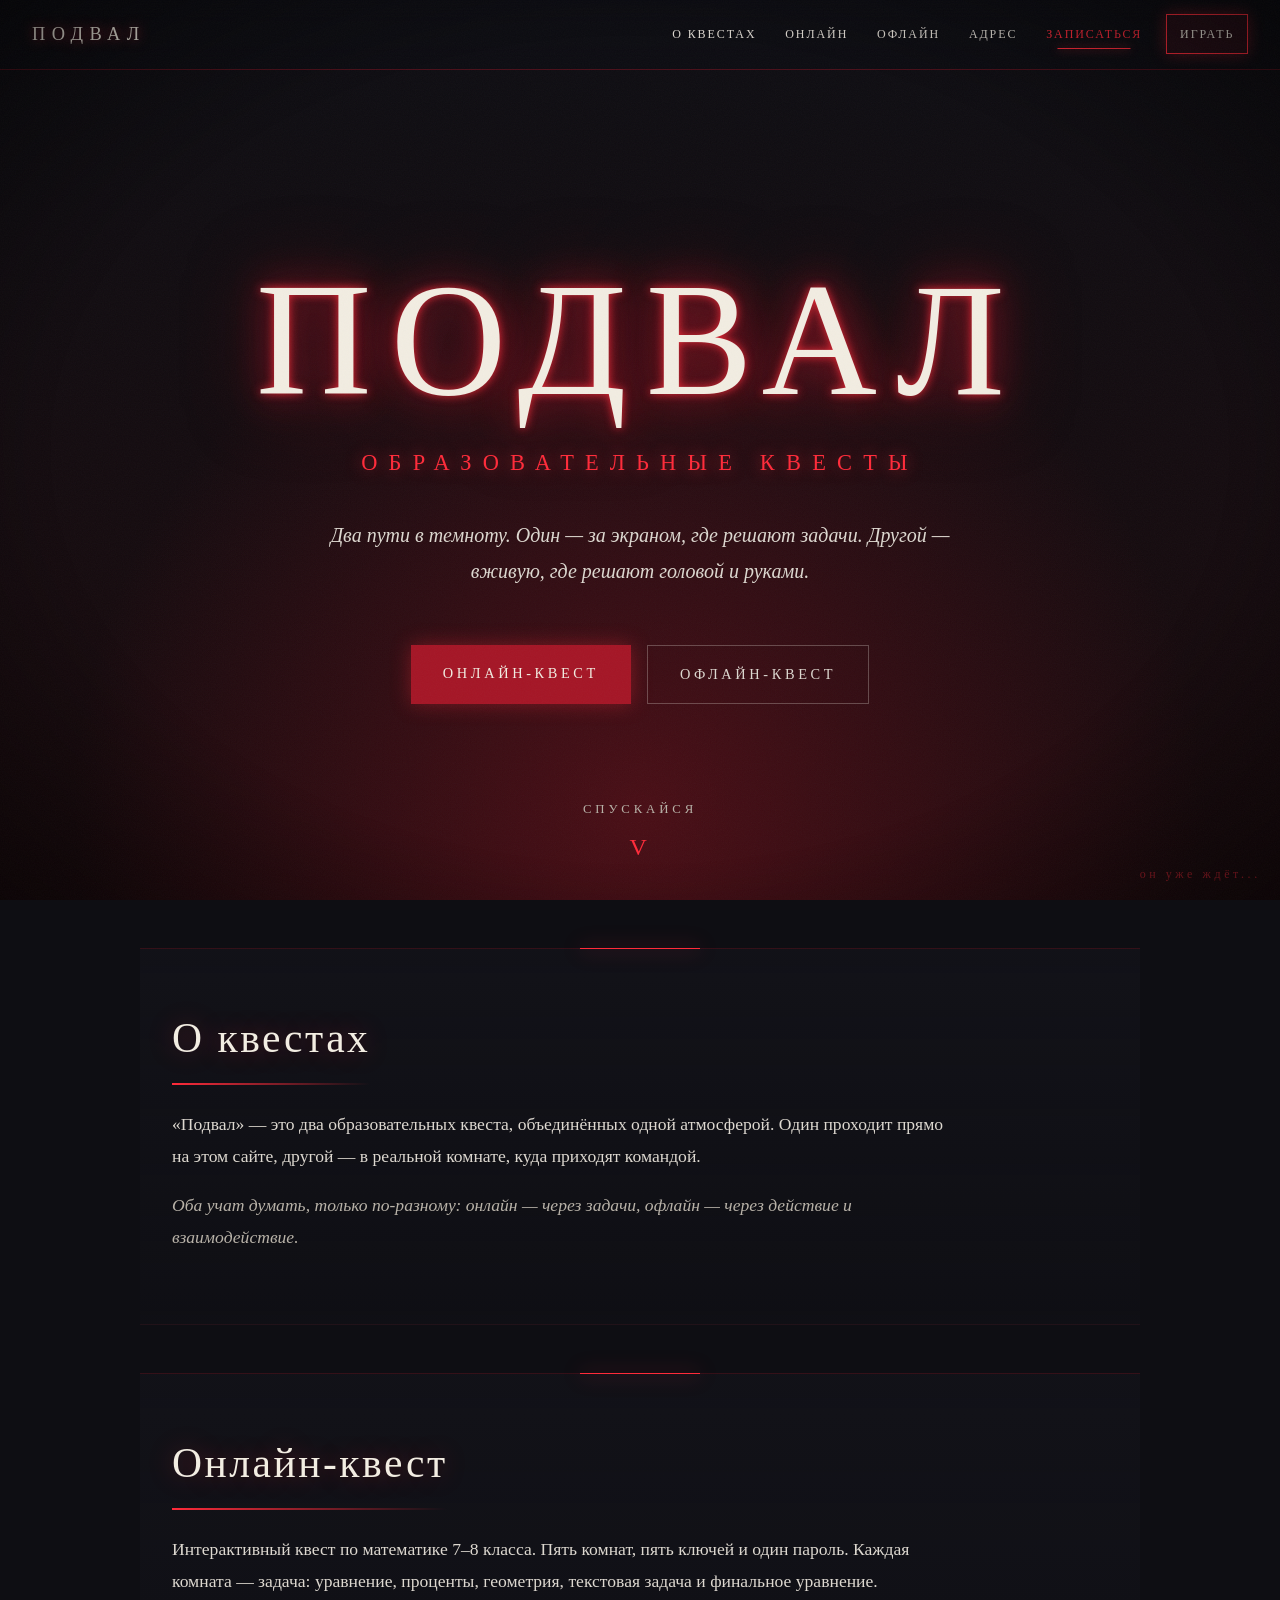
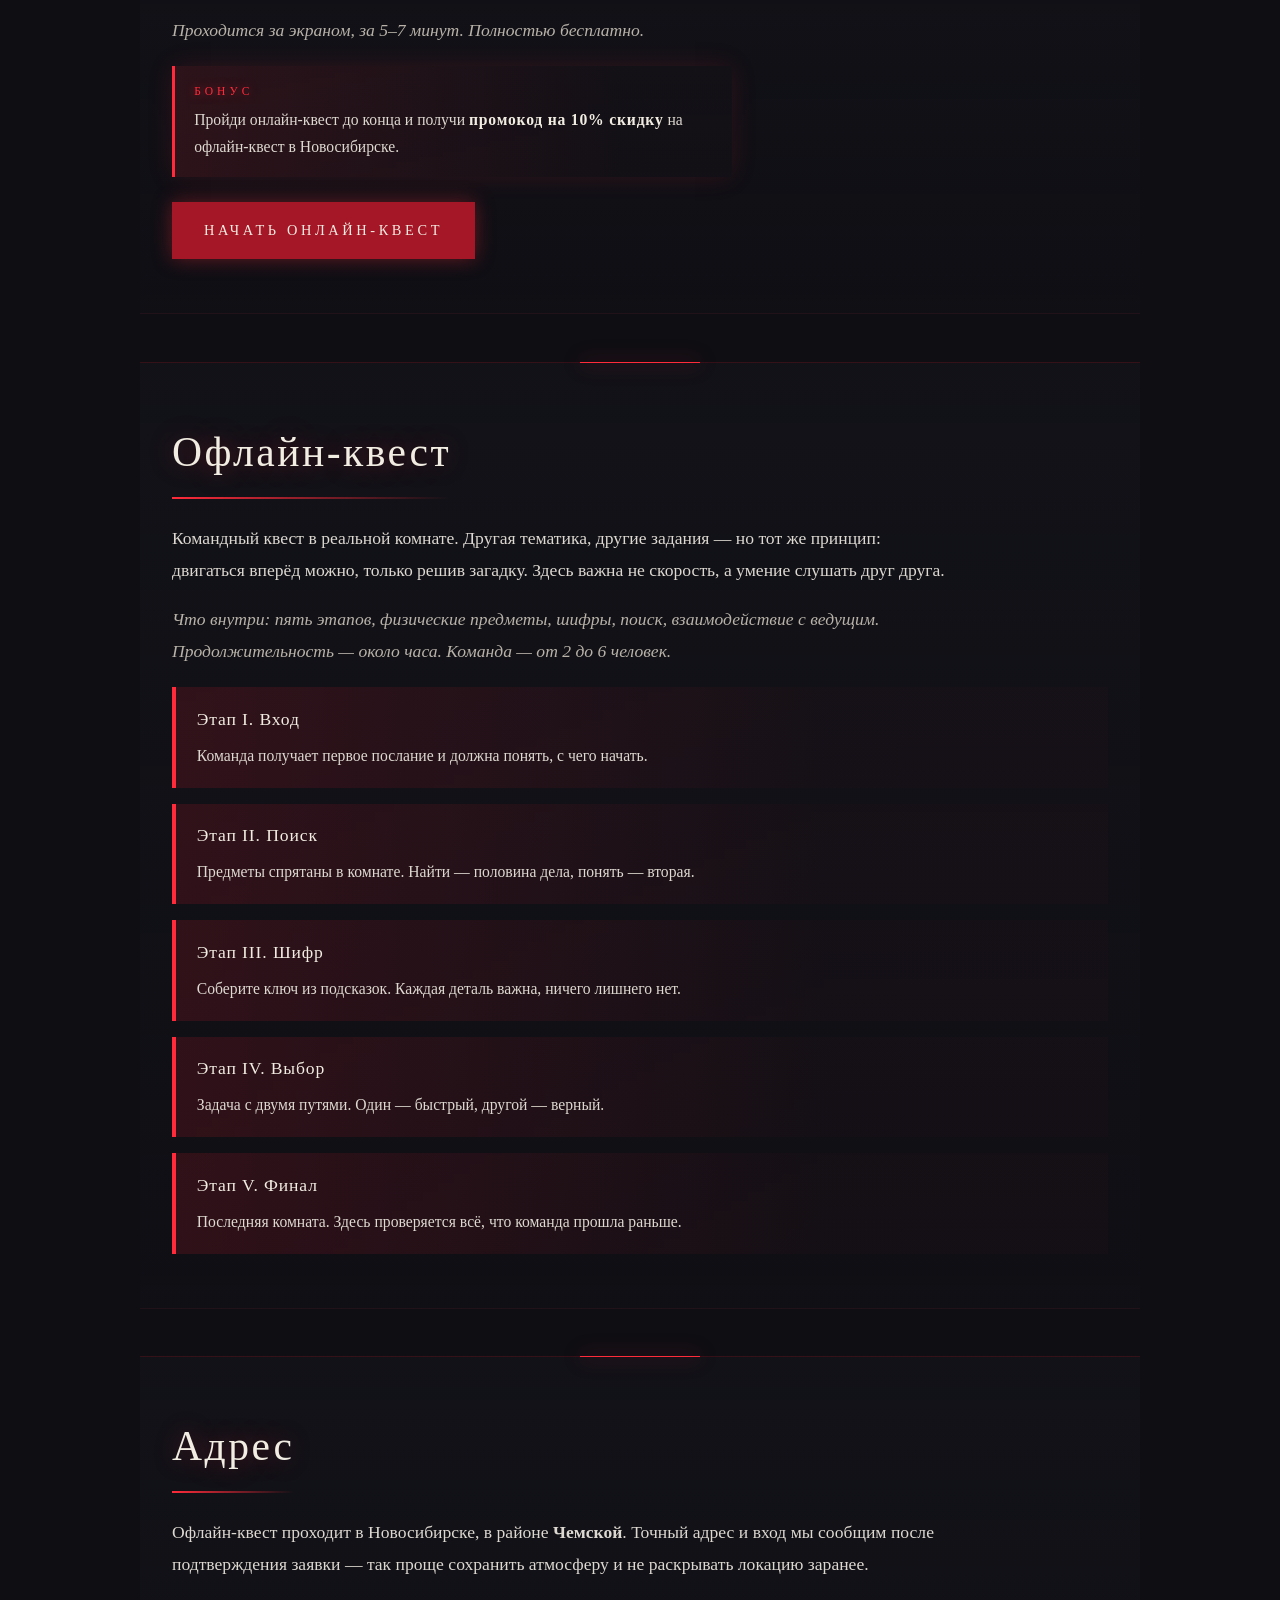
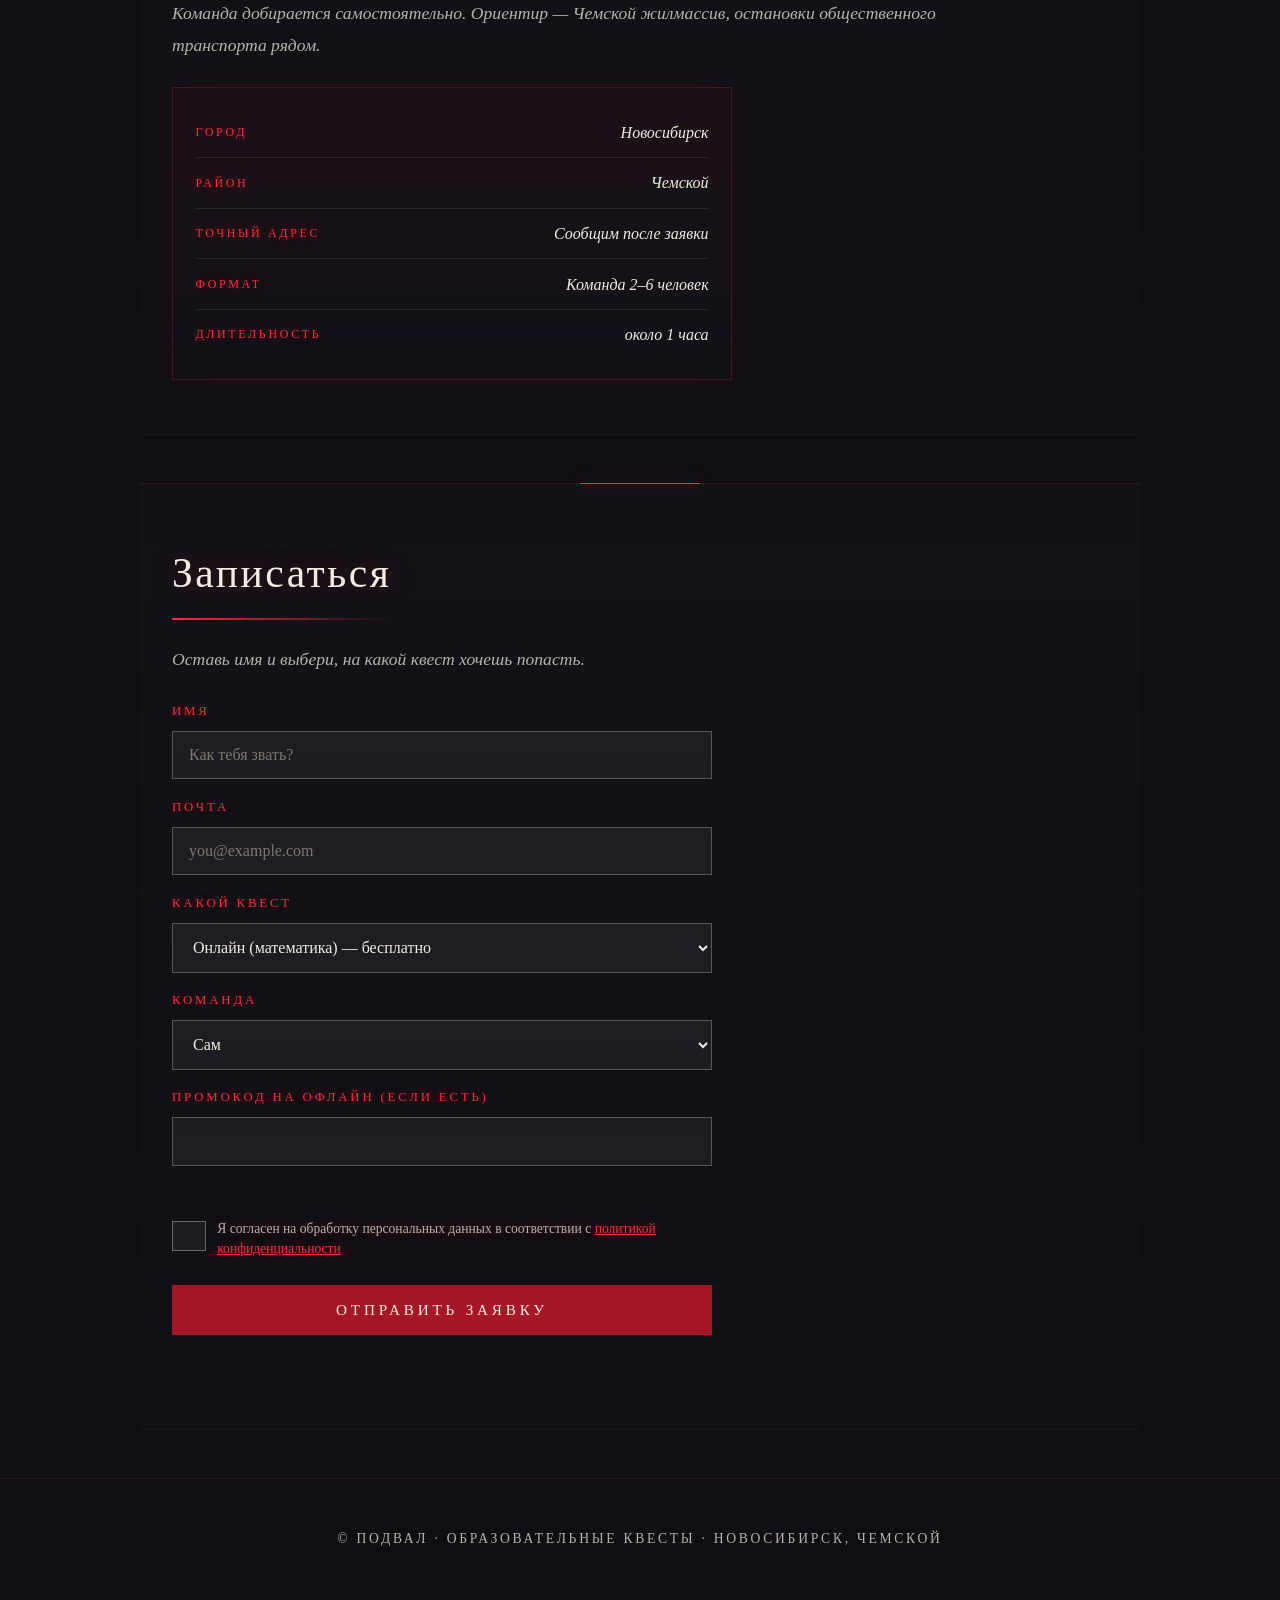
<file: index.html>
<!DOCTYPE html>
<html lang="ru">
<head>
<meta charset="UTF-8" />
<meta name="viewport" content="width=device-width, initial-scale=1.0" />
<meta name="description" content="Подвал — образовательные квесты: онлайн по математике 7–8 класса и офлайн в Новосибирске, Чемской. За прохождение онлайн-квеста — скидка 10% на офлайн.">
<meta property="og:title" content="ПОДВАЛ — образовательные квесты">
<meta property="og:description" content="Онлайн-квест по математике бесплатно. Пройди до конца — получишь скидку 10% на офлайн-квест в Новосибирске.">
<meta property="og:type" content="website">
<title>ПОДВАЛ — образовательные квесты</title>
<link rel="stylesheet" href="style.css">
</head>
<body>

  <nav class="nav" id="nav">
    <a href="#top" class="nav__logo">Подвал</a>

    <ul class="nav__links" id="navLinks">
      <li><a href="#about">О квестах</a></li>
      <li><a href="#online">Онлайн</a></li>
      <li><a href="#offline">Офлайн</a></li>
      <li><a href="#address">Адрес</a></li>
      <li><a href="#signup">Записаться</a></li>
      <li><a href="quest.html" class="nav__cta">Играть</a></li>
    </ul>

    <button class="nav__toggle" id="navToggle" aria-label="Меню" aria-expanded="false">
      <span></span><span></span><span></span>
    </button>
  </nav>

  <header class="hero" id="top">
    <h1 class="hero__fade">ПОДВАЛ</h1>
    <div class="sub hero__fade hero__fade--delay-1">образовательные квесты</div>
    <p class="desc hero__fade hero__fade--delay-2">
      Два пути в темноту. Один — за экраном, где решают задачи.
      Другой — вживую, где решают головой и руками.
    </p>

    <div class="hero__actions hero__fade hero__fade--delay-3">
      <a href="quest.html" class="btn btn--primary">Онлайн-квест</a>
      <a href="#offline" class="btn btn--ghost">Офлайн-квест</a>
    </div>

    <div class="scroll-hint">Спускайся<span>v</span></div>
  </header>

  <section class="reveal" id="about">
    <h2>О квестах</h2>
    <p>
      «Подвал» — это два образовательных квеста, объединённых одной атмосферой.
      Один проходит прямо на этом сайте, другой — в реальной комнате, куда
      приходят командой.
    </p>
    <p class="muted">
      Оба учат думать, только по-разному: онлайн — через задачи,
      офлайн — через действие и взаимодействие.
    </p>
  </section>

  <section class="reveal" id="online">
    <h2>Онлайн-квест</h2>
    <p>
      Интерактивный квест по математике 7–8 класса. Пять комнат, пять ключей
      и один пароль. Каждая комната — задача: уравнение, проценты, геометрия,
      текстовая задача и финальное уравнение.
    </p>
    <p class="muted">Проходится за экраном, за 5–7 минут. Полностью бесплатно.</p>

    <div class="promo-note">
      <div class="promo-note__label">Бонус</div>
      <p>
        Пройди онлайн-квест до конца и получи <strong>промокод на 10% скидку</strong>
        на офлайн-квест в Новосибирске.
      </p>
    </div>

    <div class="actions-row">
      <a href="quest.html" class="btn btn--primary">Начать онлайн-квест</a>
    </div>
  </section>

  <section class="reveal" id="offline">
    <h2>Офлайн-квест</h2>
    <p>
      Командный квест в реальной комнате. Другая тематика, другие задания —
      но тот же принцип: двигаться вперёд можно, только решив загадку.
      Здесь важна не скорость, а умение слушать друг друга.
    </p>
    <p class="muted">
      Что внутри: пять этапов, физические предметы, шифры, поиск, взаимодействие
      с ведущим. Продолжительность — около часа. Команда — от 2 до 6 человек.
    </p>

    <div class="trials">
      <div class="trial">
        <h3>Этап I. Вход</h3>
        <p>Команда получает первое послание и должна понять, с чего начать.</p>
      </div>
      <div class="trial">
        <h3>Этап II. Поиск</h3>
        <p>Предметы спрятаны в комнате. Найти — половина дела, понять — вторая.</p>
      </div>
      <div class="trial">
        <h3>Этап III. Шифр</h3>
        <p>Соберите ключ из подсказок. Каждая деталь важна, ничего лишнего нет.</p>
      </div>
      <div class="trial">
        <h3>Этап IV. Выбор</h3>
        <p>Задача с двумя путями. Один — быстрый, другой — верный.</p>
      </div>
      <div class="trial">
        <h3>Этап V. Финал</h3>
        <p>Последняя комната. Здесь проверяется всё, что команда прошла раньше.</p>
      </div>
    </div>
  </section>

  <section class="reveal" id="address">
    <h2>Адрес</h2>
    <p>
      Офлайн-квест проходит в Новосибирске, в районе <strong>Чемской</strong>.
      Точный адрес и вход мы сообщим после подтверждения заявки — так проще
      сохранить атмосферу и не раскрывать локацию заранее.
    </p>
    <p class="muted">
      Команда добирается самостоятельно. Ориентир — Чемской жилмассив,
      остановки общественного транспорта рядом.
    </p>

    <div class="address-card">
      <div class="address-card__row">
        <span class="address-card__label">Город</span>
        <span class="address-card__value">Новосибирск</span>
      </div>
      <div class="address-card__row">
        <span class="address-card__label">Район</span>
        <span class="address-card__value">Чемской</span>
      </div>
      <div class="address-card__row">
        <span class="address-card__label">Точный адрес</span>
        <span class="address-card__value">Сообщим после заявки</span>
      </div>
      <div class="address-card__row">
        <span class="address-card__label">Формат</span>
        <span class="address-card__value">Команда 2–6 человек</span>
      </div>
      <div class="address-card__row">
        <span class="address-card__label">Длительность</span>
        <span class="address-card__value">около 1 часа</span>
      </div>
    </div>
  </section>

  <section class="reveal" id="signup">
    <h2>Записаться</h2>
    <p class="muted">Оставь имя и выбери, на какой квест хочешь попасть.</p>

    <form id="questForm" action="https://formspree.io/f/maeqagee" method="POST">
      <div class="field">
        <label for="name">Имя</label>
        <input id="name" name="name" type="text" placeholder="Как тебя звать?" required />
      </div>

      <div class="field">
        <label for="email">Почта</label>
        <input id="email" name="email" type="email" placeholder="you@example.com" required />
      </div>

      <div class="field">
        <label for="questType">Какой квест</label>
        <select id="questType" name="questType">
          <option value="online">Онлайн (математика) — бесплатно</option>
          <option value="offline">Офлайн (командный, Новосибирск)</option>
        </select>
      </div>

      <div class="field">
        <label for="team">Команда</label>
        <select id="team" name="team">
          <option value="solo">Сам</option>
          <option value="2-3">Команда 2–3</option>
          <option value="4-6">Команда 4–6</option>
        </select>
      </div>

      <div class="field">
        <label for="promo">Промокод на офлайн (если есть)</label>
        <input id="promo" name="promo" type="text" autocomplete="off" />
        <div class="promo-status" id="promoStatus"></div>
      </div>

      <div class="field field--checkbox">
        <label class="checkbox">
          <input type="checkbox" id="agree" required />
          <span>Я согласен на обработку персональных данных в соответствии с <a href="privacy.html" target="_blank">политикой конфиденциальности</a></span>
        </label>
      </div>

      <button type="submit">Отправить заявку</button>
      <div class="form-status" id="status" role="status" aria-live="polite"></div>
    </form>
  </section>

  <footer>© ПОДВАЛ · образовательные квесты · Новосибирск, Чемской</footer>
  <div class="whisper">он уже ждёт...</div>

<script src="script.js"></script>
</body>
</html>
</file>
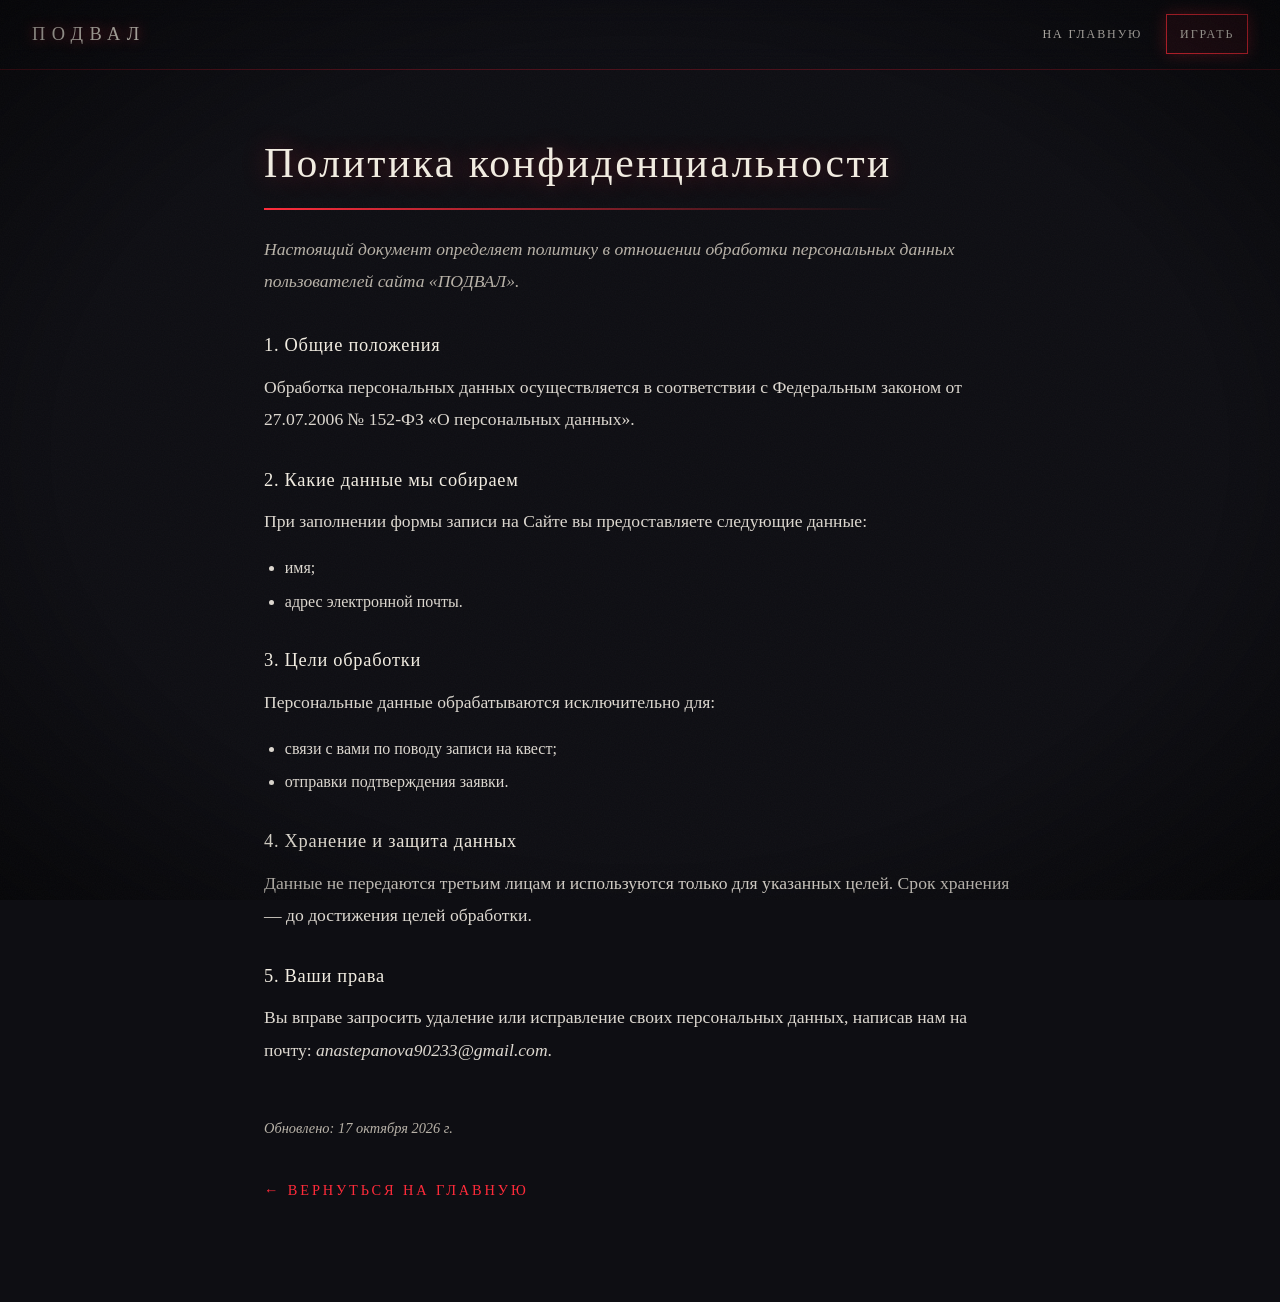
<file: privacy.html>
<!DOCTYPE html>
<html lang="ru">
<head>
<meta charset="UTF-8" />
<meta name="viewport" content="width=device-width, initial-scale=1.0" />
<title>Политика конфиденциальности · ПОДВАЛ</title>
<link rel="stylesheet" href="style.css">
</head>
<body>

<nav class="nav" id="nav">
  <a href="index.html" class="nav__logo">Подвал</a>
  <ul class="nav__links">
    <li><a href="index.html">На главную</a></li>
    <li><a href="quest.html" class="nav__cta">Играть</a></li>
  </ul>
</nav>

<main class="wrap" style="padding-top: 8rem; max-width: 800px;">
  <h2>Политика конфиденциальности</h2>

  <p class="muted" style="margin-bottom: 2rem;">
    Настоящий документ определяет политику в отношении обработки персональных данных
    пользователей сайта «ПОДВАЛ».
  </p>

  <h3>1. Общие положения</h3>
  <p>
    Обработка персональных данных осуществляется в соответствии с Федеральным законом
    от 27.07.2006 № 152-ФЗ «О персональных данных».
  </p>

  <h3>2. Какие данные мы собираем</h3>
  <p>При заполнении формы записи на Сайте вы предоставляете следующие данные:</p>
  <ul>
    <li>имя;</li>
    <li>адрес электронной почты.</li>
  </ul>

  <h3>3. Цели обработки</h3>
  <p>Персональные данные обрабатываются исключительно для:</p>
  <ul>
    <li>связи с вами по поводу записи на квест;</li>
    <li>отправки подтверждения заявки.</li>
  </ul>

  <h3>4. Хранение и защита данных</h3>
  <p>
    Данные не передаются третьим лицам и используются только для указанных целей.
    Срок хранения — до достижения целей обработки.
  </p>

  <h3>5. Ваши права</h3>
  <p>
    Вы вправе запросить удаление или исправление своих персональных данных,
    написав нам на почту: <em>anastepanova90233@gmail.com</em>.
  </p>

  <p class="muted" style="margin-top: 3rem; font-size: 0.9rem;">
    Обновлено: 17 октября 2026 г.
  </p>

  <p style="margin-top: 2rem;">
    <a href="index.html" class="final-back">← Вернуться на главную</a>
  </p>
</main>

</body>
</html>
</file>
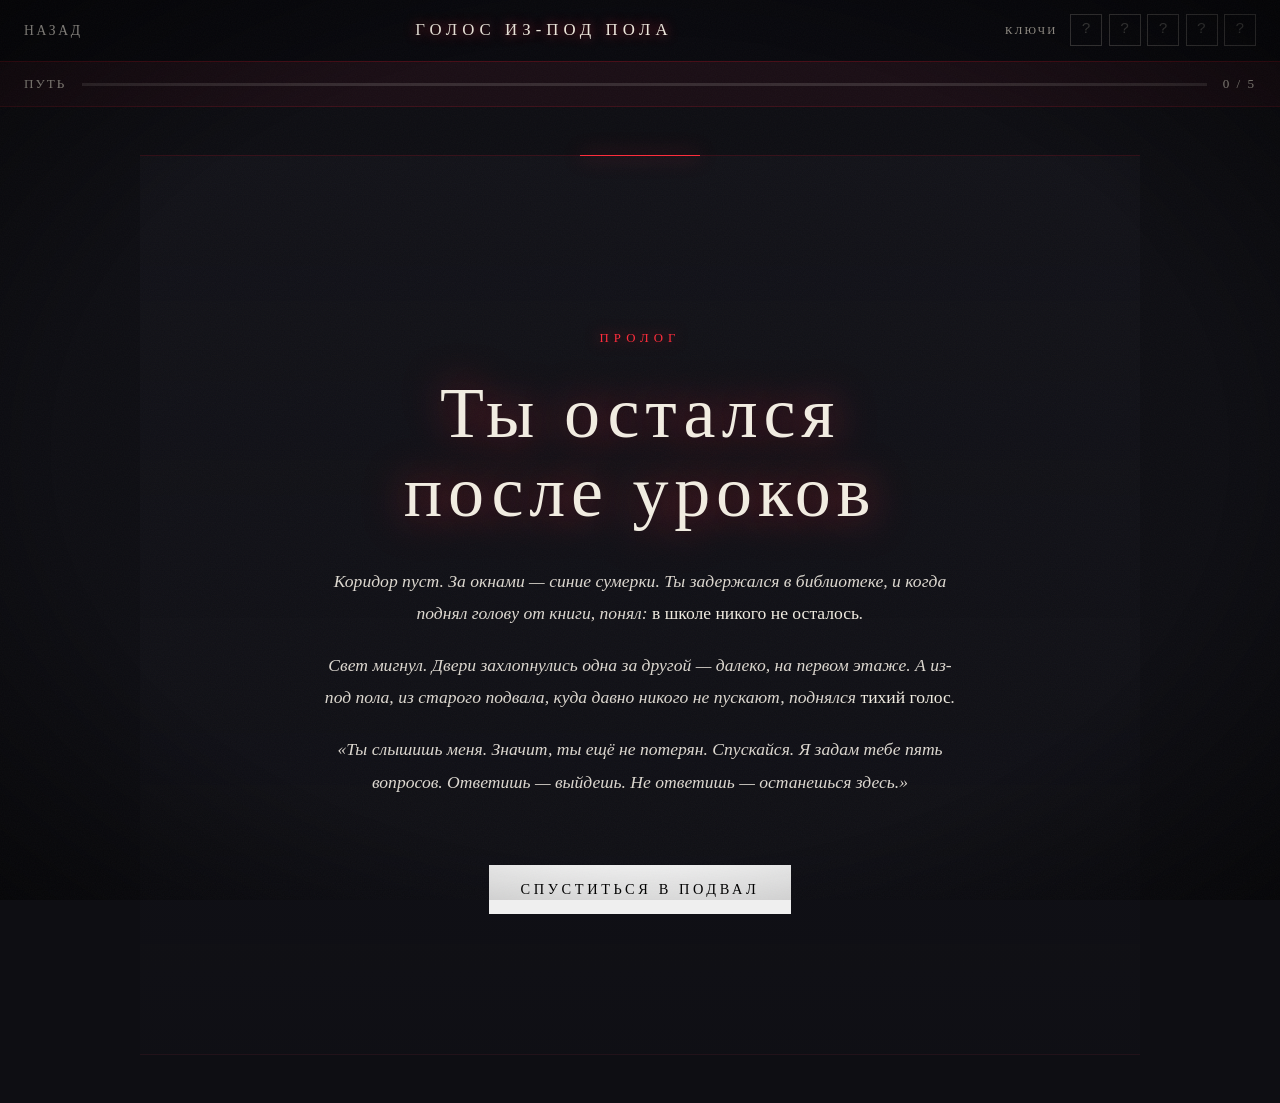
<file: quest.html>
<!DOCTYPE html>
<html lang="ru">
<head>
<meta charset="UTF-8" />
<meta name="viewport" content="width=device-width, initial-scale=1.0" />
<title>ПОДВАЛ · Голос из-под пола</title>
<link rel="stylesheet" href="style.css">
</head>
<body>

<div class="layer">

  <div class="topbar">
    <a href="index.html">Назад</a>
    <div class="topbar__title">Голос из-под пола</div>
    <div class="inventory">
      <span class="inventory__label">Ключи</span>
      <div class="key" data-key="0">?</div>
      <div class="key" data-key="1">?</div>
      <div class="key" data-key="2">?</div>
      <div class="key" data-key="3">?</div>
      <div class="key" data-key="4">?</div>
    </div>
  </div>

  <div class="progress">
    <span>Путь</span>
    <div class="progress__bar"><div class="progress__fill" id="progressFill"></div></div>
    <span id="progressText">0 / 5</span>
  </div>

  <section class="scene" id="scene">
    <div class="scene__chapter">Пролог</div>
    <h1>Ты остался<br/>после уроков</h1>
    <div class="scene__text">
      <p>
        Коридор пуст. За окнами — синие сумерки. Ты задержался в библиотеке,
        и когда поднял голову от книги, понял: <em>в школе никого не осталось</em>.
      </p>
      <p>
        Свет мигнул. Двери захлопнулись одна за другой — далеко, на первом этаже.
        А из-под пола, из старого подвала, куда давно никого не пускают,
        поднялся <em>тихий голос</em>.
      </p>
      <p>
        «Ты слышишь меня. Значит, ты ещё не потерян. Спускайся.
        Я задам тебе пять вопросов. Ответишь — выйдешь. Не ответишь — останешься здесь.»
      </p>
    </div>
    <div class="scene__cta">
      <button class="btn" id="startBtn">Спуститься в подвал</button>
    </div>
  </section>

  <div class="wrap" id="quest" style="display:none;">

    <section class="chapter" data-room="0">
      <div class="chapter__head">
        <span class="chapter__num">Глава I</span>
        <h2>Дверь с уравнением</h2>
      </div>
      <div class="story">
        <p>
          Ты спускаешься по скрипучей лестнице. Стены холодные и влажные,
          под ногами — пыль. Фонарик телефона выхватывает тяжёлую железную дверь,
          всю в царапинах. Сбоку кривым почерком кто-то нацарапал уравнение.
        </p>
        <p>
          Ты читаешь: <em>2x + 7 = 19</em>. Ниже — приписка: «Найди x — и дверь откроется».
        </p>
      </div>
      <div class="voice">
        «Первую загадку оставил ученик, который когда-то сидел здесь, как ты.
        Он был внимательным, но не успел. <em>Реши уравнение и назови x.</em>»
      </div>
      <div class="task">
        <p><strong>Задача.</strong> Реши уравнение <code>2x + 7 = 19</code>. Чему равен x?</p>
        <p class="muted">Ответ — целое число.</p>
      </div>
      <div class="answer-row">
        <input type="text" id="ans1" placeholder="Введи число..." autocomplete="off" />
        <button class="btn" data-check="0">Ответить</button>
      </div>
      <div class="feedback" data-feedback="0"></div>
      <div class="chapter-end" data-end="0">
        <p><strong>Дверь со скрипом отворилась.</strong> За ней — узкий коридор, освещённый одной лампочкой. В руке у тебя ключ — <em>буква «Ч»</em>.</p>
      </div>
    </section>

    <section class="chapter locked" data-room="1">
      <div class="chapter__head">
        <span class="chapter__num">Глава II</span>
        <h2>Комната процентов</h2>
      </div>
      <div class="story">
        <p>
          Коридор выводит в комнату, похожую на старый магазин. На прилавке —
          пожелтевший ценник и тетрадь с записями.
        </p>
        <p class="muted">
          «Куртка стоила 4000 руб. В конце сезона объявили скидку 25%. Сколько
          теперь стоит куртка?»
        </p>
      </div>
      <div class="voice">
        «Ученик, сидевший здесь до тебя, не смог посчитать скидку. Ответь за него —
        и я пропущу тебя дальше.»
      </div>
      <div class="task">
        <p><strong>Задача.</strong> Куртка стоила 4000 руб. Скидка 25%. Сколько рублей стоит куртка теперь?</p>
        <p class="muted">Ответ — целое число.</p>
      </div>
      <div class="answer-row">
        <input type="text" id="ans2" placeholder="Сколько рублей?" autocomplete="off" />
        <button class="btn" data-check="1">Ответить</button>
      </div>
      <div class="feedback" data-feedback="1"></div>
      <div class="chapter-end" data-end="1">
        <p><strong>Верно.</strong> Голос одобрительно замолкает, потом произносит: «Второй ключ твой — <em>«И»</em>». Перед тобой открывается узкая дверь в архив.</p>
      </div>
    </section>

    <section class="chapter locked" data-room="2">
      <div class="chapter__head">
        <span class="chapter__num">Глава III</span>
        <h2>Архив геометрии</h2>
      </div>
      <div class="story">
        <p>
          Полки уходят вверх, во тьму. Здесь хранятся тетради, дневники, чертежи —
          всё, что оставили ученики, которые когда-то тоже спускались сюда.
          На одной из полок лежит раскрытый чертёж.
        </p>
        <p class="muted">
          Прямоугольный треугольник. Катеты — 6 и 8. Требуется найти гипотенузу.
        </p>
      </div>
      <div class="voice">
        «Это знание проходят все, но помнят единицы. Назови гипотенузу — и архив откроет третий ключ.»
      </div>
      <div class="task">
        <p><strong>Задача.</strong> В прямоугольном треугольнике катеты равны <code>6</code> и <code>8</code>. Чему равна гипотенуза?</p>
        <p class="muted">Ответ — целое число.</p>
      </div>
      <div class="answer-row">
        <input type="text" id="ans3" placeholder="Чему равна гипотенуза?" autocomplete="off" />
        <button class="btn" data-check="2">Ответить</button>
      </div>
      <div class="feedback" data-feedback="2"></div>
      <div class="chapter-end" data-end="2">
        <p><strong>Полка медленно отъехала в сторону.</strong> За ней — тёмный проход. Голос произносит: «<em>«С»</em> — твой третий ключ».</p>
      </div>
    </section>

    <section class="chapter locked" data-room="3">
      <div class="chapter__head">
        <span class="chapter__num">Глава IV</span>
        <h2>Комната неизвестного</h2>
      </div>
      <div class="story">
        <p>
          Проход выводит в узкую комнату. На стене — старая классная доска,
          вся в формулах. Мелом кто-то написал одну формулу и обвёл её трижды:
          <em>S = v · t</em>.
        </p>
        <p class="muted">
          Ниже — условие: «Поезд идёт со скоростью 60 км/ч и проходит 180 км.
          Сколько часов он едет?»
        </p>
      </div>
      <div class="voice">
        «Ученик, сидевший здесь, знал формулу, но не понял, что искать.
        <em>Сколько часов идёт поезд?</em>»
      </div>
      <div class="task">
        <p><strong>Задача.</strong> Поезд идёт со скоростью 60 км/ч и проходит 180 км. Сколько часов он в пути?</p>
        <p class="muted">Ответ — целое число.</p>
      </div>
      <div class="answer-row">
        <input type="text" id="ans4" placeholder="Сколько часов?" autocomplete="off" />
        <button class="btn" data-check="3">Ответить</button>
      </div>
      <div class="feedback" data-feedback="3"></div>
      <div class="chapter-end" data-end="3">
        <p><strong>Лампочка над дверью мигнула и загорелась ровным светом.</strong> Голос: «Ты понимаешь больше, чем он. <em>«Л»</em> — четвёртый ключ твой».</p>
      </div>
    </section>

    <section class="chapter locked" data-room="4">
      <div class="chapter__head">
        <span class="chapter__num">Глава V</span>
        <h2>Последнее уравнение</h2>
      </div>
      <div class="story">
        <p>
          Ты выходишь в круглый зал. В центре — каменный постамент,
          на котором выгравировано: <em>x^2 = 81</em>. От постамента идёт слабое гудение.
        </p>
        <p>
          Это последняя комната. Последний ключ. Последний вопрос Хранителя.
        </p>
      </div>
      <div class="voice">
        «Ты почти у цели. Осталась одна буква — и дверь откроется.
        Назови <em>положительный корень уравнения x^2 = 81</em>.»
      </div>
      <div class="task">
        <p><strong>Задача.</strong> Найди положительный корень уравнения <code>x^2 = 81</code>.</p>
        <p class="muted">Ответ — целое число.</p>
      </div>
      <div class="answer-row">
        <input type="text" id="ans5" placeholder="Чему равен x?" autocomplete="off" />
        <button class="btn" data-check="4">Ответить</button>
      </div>
      <div class="feedback" data-feedback="4"></div>
      <div class="chapter-end" data-end="4">
        <p><strong>Постамент вспыхнул белым.</strong> Голос в последний раз произносит: «<em>«О»</em> — твой последний ключ. Сложи их все — и назови пароль».</p>
      </div>
    </section>

    <section class="final" id="final">
      <div class="final__chapter">Эпилог</div>
      <h2>Дверь открылась</h2>
      <p>
        Голос в последний раз произносит: «Пять букв сложились в одно слово.
        Ты понял его сам. <em>ЧИСЛО</em>.»
      </p>
      <p>
        Замки щёлкают один за другим. Дверь медленно отходит, и в лицо тебе
        бьёт холодный утренний воздух. Ты выходишь на школьное крыльцо.
        Небо — серо-розовое, где-то кричит первая птица.
      </p>
      <p>
        Ты оборачиваешься. За спиной — обычная дверь в подвал.
        Замок на ней свежий, будто его только что поставили. На косяке, едва заметно,
        процарапано: <em>«Ты был внимателен. Возвращайся, если снова забудешь»</em>.
      </p>
      <p class="muted">Голос больше не отвечает. Но ты знаешь: он никуда не ушёл.</p>

      <div class="code-big" id="finalCode">- - - - -</div>

      <p>
        <a href="index.html" class="final-back">Вернуться на главную</a>
      </p>
    </section>

    <div class="reset-wrap">
      <button class="btn btn--ghost" id="resetBtn">Пройти заново</button>
    </div>

  </div>

</div>

<!-- БОЛЬШАЯ ВСПЛЫВАЮЩАЯ ПЛАШКА С ПРОМОКОДОМ -->
<div class="promo-popup" id="promoPopup">
  <div class="promo-popup__card">
    <button class="promo-popup__close" id="promoClose" aria-label="Закрыть">x</button>
    <div class="promo-popup__label">Награда за прохождение</div>
    <h3 class="promo-popup__title">Ты прошёл квест</h3>
    <p class="promo-popup__text">
      Все пять комнат позади. За это — <strong>скидка 10%</strong> на офлайн-квест
      в Новосибирске, Чемской.
    </p>
    <div class="promo-popup__code" id="promoCode">CHISLO10</div>
    <button class="btn btn--primary promo-popup__btn" id="copyPromoBtn">Скопировать промокод</button>
    <div class="promo-popup__status" id="copyStatus"></div>
    <p class="promo-popup__hint">
      Введи промокод в форме записи на главной странице — скидка применится автоматически.
    </p>
  </div>
</div>

<script src="script.js"></script>
</body>
</html>
</file>
<file: style.css>
* { margin: 0; padding: 0; box-sizing: border-box; }

:root {
  --bg: #0e0e13;
  --bg-2: #15151c;
  --blood: #a51626;
  --blood-glow: #ff2b3a;
  --ash: #ddd8d0;
  --dim: #b8b2a8;
  --paper: #f2ede2;
  --ok: #3fbf6a;
  --ghost: #8aa0c4;
}

html { scroll-behavior: smooth; scroll-padding-top: 80px; }

body {
  background: var(--bg);
  color: var(--ash);
  font-family: "Georgia", "Times New Roman", serif;
  overflow-x: hidden;
  cursor: url('cursor.png') 2 2, pointer;
  line-height: 1.7;
  min-height: 100vh;
}

a, button, input, select, textarea, label {
  cursor: url('cursor.png') 2 2, pointer;
}

body::after {
  content: "";
  position: fixed; inset: 0; pointer-events: none;
  z-index: 9998; opacity: 0.035;
  background-image: url("data:image/svg+xml,%3Csvg xmlns='http://www.w3.org/2000/svg' width='120' height='120'%3E%3Cfilter id='n'%3E%3CfeTurbulence type='fractalNoise' baseFrequency='0.85' numOctaves='3'/%3E%3C/filter%3E%3Crect width='120' height='120' filter='url(%23n)'/%3E%3C/svg%3E");
}

body::before {
  content: "";
  position: fixed; inset: 0; pointer-events: none;
  z-index: 9997;
  background: radial-gradient(ellipse at center, transparent 65%, rgba(0,0,0,0.55) 100%);
}

.layer { position: relative; z-index: 1; }

/* ===== МЕНЮ ===== */
.nav {
  position: fixed;
  top: 0; left: 0; right: 0;
  z-index: 1000;
  display: flex;
  align-items: center;
  justify-content: space-between;
  padding: 0.9rem 2rem;
  background: rgba(14, 14, 19, 0.85);
  backdrop-filter: blur(12px);
  -webkit-backdrop-filter: blur(12px);
  border-bottom: 1px solid rgba(165, 22, 38, 0.4);
  transition: background 0.4s, padding 0.4s;
}

.nav.scrolled {
  background: rgba(10, 10, 14, 0.97);
  padding: 0.6rem 2rem;
}

.nav__logo {
  font-size: 1.15rem;
  letter-spacing: 0.35em;
  color: var(--paper);
  text-transform: uppercase;
  text-decoration: none;
  text-shadow: 0 0 12px rgba(255,43,58,0.7);
}

.nav__links {
  display: flex;
  align-items: center;
  gap: 0.2rem;
  list-style: none;
}

.nav__links a {
  display: block;
  padding: 0.55rem 0.8rem;
  color: var(--ash);
  text-decoration: none;
  font-size: 0.75rem;
  letter-spacing: 0.16em;
  text-transform: uppercase;
  position: relative;
  transition: color 0.3s;
}

.nav__links a::after {
  content: "";
  position: absolute;
  left: 50%;
  bottom: 4px;
  width: 0;
  height: 1px;
  background: var(--blood-glow);
  transform: translateX(-50%);
  transition: width 0.3s;
  box-shadow: 0 0 10px var(--blood-glow);
}

.nav__links a:hover,
.nav__links a.active { color: var(--blood-glow); }

.nav__links a:hover::after,
.nav__links a.active::after { width: 60%; }

.nav__links a.nav__cta {
  color: var(--paper);
  border: 1px solid var(--blood-glow);
  box-shadow: 0 0 15px rgba(255,43,58,0.35);
  background: rgba(255,43,58,0.1);
  margin-left: 0.5rem;
  transition: all 0.3s;
}
.nav__links a.nav__cta:hover {
  background: var(--blood-glow);
  color: var(--paper);
  box-shadow: 0 0 25px rgba(255,43,58,0.8);
}
.nav__links a.nav__cta::after { display: none; }

.nav__toggle {
  display: none;
  flex-direction: column;
  justify-content: center;
  gap: 5px;
  width: 40px; height: 40px;
  background: none; border: none; cursor: pointer; padding: 0;
}
.nav__toggle span {
  display: block;
  height: 2px; width: 24px;
  background: var(--blood-glow);
  box-shadow: 0 0 8px var(--blood-glow);
  transition: transform 0.3s, opacity 0.3s;
}
.nav__toggle.open span:nth-child(1) { transform: translateY(7px) rotate(45deg); }
.nav__toggle.open span:nth-child(2) { opacity: 0; }
.nav__toggle.open span:nth-child(3) { transform: translateY(-7px) rotate(-45deg); }

/* ===== HERO ===== */
.hero {
  min-height: 100vh;
  display: flex;
  flex-direction: column;
  align-items: center;
  justify-content: center;
  text-align: center;
  position: relative;
  padding: 7rem 2rem 3rem;
  background:
    radial-gradient(circle at 50% 90%, rgba(165,22,38,0.35), transparent 55%),
    linear-gradient(180deg, #0e0e13 0%, #1a0a0d 100%);
}

.hero__fade {
  opacity: 0;
  transform: translateY(30px);
  animation: heroFade 1.4s ease 0.2s forwards;
}
.hero__fade--delay-1 { animation-delay: 0.5s; }
.hero__fade--delay-2 { animation-delay: 0.8s; }
.hero__fade--delay-3 { animation-delay: 1.1s; }

@keyframes heroFade {
  to { opacity: 1; transform: translateY(0); }
}

.hero h1 {
  font-size: clamp(3.5rem, 15vw, 10rem);
  letter-spacing: 0.12em;
  color: var(--paper);
  text-shadow:
    0 0 10px rgba(255,43,58,0.9),
    0 0 40px rgba(165,22,38,1),
    0 0 80px rgba(165,22,38,0.6);
  animation: heroFade 1.4s ease 0.2s forwards, flicker 4s infinite;
  font-weight: normal;
  line-height: 1;
}

@keyframes flicker {
  0%, 18%, 22%, 25%, 53%, 57%, 100% { opacity: 1; }
  20%, 24%, 55% { opacity: 0.55; }
}

.hero .sub {
  margin-top: 1.5rem;
  font-size: clamp(1rem, 2.6vw, 1.4rem);
  letter-spacing: 0.5em;
  text-transform: uppercase;
  color: var(--blood-glow);
  text-shadow: 0 0 15px rgba(255,43,58,0.6);
}

.hero .desc {
  margin-top: 2.2rem;
  max-width: 640px;
  font-size: clamp(1.05rem, 2.1vw, 1.25rem);
  line-height: 1.8;
  color: var(--ash);
  font-style: italic;
}

.hero__actions {
  margin-top: 2.5rem;
  display: flex;
  gap: 1rem;
  flex-wrap: wrap;
  justify-content: center;
}

/* ===== КНОПКИ ===== */
.btn {
  display: inline-block;
  padding: 1rem 2rem;
  font-family: inherit;
  font-size: 0.9rem;
  letter-spacing: 0.25em;
  text-transform: uppercase;
  text-decoration: none;
  border: none;
  cursor: pointer;
  transition: all 0.3s;
  white-space: nowrap;
}

.btn--primary {
  background: var(--blood);
  color: var(--paper);
  box-shadow: 0 0 20px rgba(255,43,58,0.35);
}
.btn--primary:hover {
  background: var(--blood-glow);
  box-shadow: 0 0 40px rgba(255,43,58,0.8);
}

.btn--ghost {
  background: transparent;
  color: var(--ash);
  border: 1px solid rgba(221,216,208,0.3);
}
.btn--ghost:hover {
  border-color: var(--blood-glow);
  color: var(--paper);
  box-shadow: 0 0 25px rgba(255,43,58,0.4);
}

.scroll-hint {
  position: absolute;
  bottom: 2rem;
  left: 50%;
  transform: translateX(-50%);
  color: var(--dim);
  font-size: 0.8rem;
  letter-spacing: 0.3em;
  text-transform: uppercase;
  animation: bob 2s infinite;
}
.scroll-hint span { display: block; font-size: 1.5rem; margin-top: 0.4rem; color: var(--blood-glow); text-align: center; }

@keyframes bob {
  0%, 100% { transform: translate(-50%, 0); opacity: 0.6; }
  50% { transform: translate(-50%, 12px); opacity: 1; }
}

/* ===== ПЛАВНОЕ ПОЯВЛЕНИЕ ===== */
.reveal {
  opacity: 0;
  transform: translateY(60px);
  transition:
    opacity 1.2s cubic-bezier(0.22, 1, 0.36, 1),
    transform 1.2s cubic-bezier(0.22, 1, 0.36, 1);
  will-change: opacity, transform;
}
.reveal.visible {
  opacity: 1;
  transform: translateY(0);
}

/* ===== СЕКЦИИ ГЛАВНОЙ ===== */
section {
  padding: clamp(2.5rem, 6vh, 4rem) 2rem;
  margin: 3rem auto;
  max-width: 1000px;
  position: relative;
  background: linear-gradient(180deg, rgba(21,21,28,0.6), rgba(21,21,28,0.2));
  border-top: 1px solid rgba(165,22,38,0.25);
  border-bottom: 1px solid rgba(165,22,38,0.1);
}

section::before {
  content: "";
  position: absolute;
  top: -1px; left: 50%;
  transform: translateX(-50%);
  width: 120px; height: 1px;
  background: var(--blood-glow);
  box-shadow: 0 0 20px var(--blood-glow);
}

h2 {
  font-size: clamp(1.8rem, 4.5vw, 2.6rem);
  color: var(--paper);
  letter-spacing: 0.06em;
  margin-bottom: 1.4rem;
  font-weight: normal;
  position: relative;
  display: inline-block;
  text-shadow: 0 0 25px rgba(255,43,58,0.35);
}
h2::after {
  content: "";
  display: block;
  width: 100%; height: 2px;
  margin-top: 0.6rem;
  background: linear-gradient(90deg, var(--blood-glow), transparent);
}

p {
  line-height: 1.85;
  margin-bottom: 1rem;
  color: var(--ash);
  font-size: clamp(0.98rem, 1.5vw, 1.1rem);
  max-width: 780px;
}

.muted { color: var(--dim); font-style: italic; }

.actions-row {
  margin-top: 1.6rem;
  display: flex;
  gap: 1rem;
  flex-wrap: wrap;
}

/* ===== БЛОК-ПРОМО НА ГЛАВНОЙ ===== */
.promo-note {
  margin-top: 1.2rem;
  padding: 1rem 1.2rem;
  border-left: 3px solid var(--blood-glow);
  background: linear-gradient(90deg, rgba(255,43,58,0.12), rgba(165,22,38,0.02) 80%);
  max-width: 560px;
  box-shadow: 0 0 25px rgba(255,43,58,0.12);
}

.promo-note__label {
  font-size: 0.72rem;
  letter-spacing: 0.35em;
  text-transform: uppercase;
  color: var(--blood-glow);
  text-shadow: 0 0 10px rgba(255,43,58,0.5);
  margin-bottom: 0.4rem;
}

.promo-note p {
  margin: 0;
  font-size: 0.98rem;
  color: var(--ash);
  line-height: 1.7;
}
.promo-note strong {
  color: var(--paper);
  letter-spacing: 0.05em;
}

/* ===== КАРТОЧКИ ЭТАПОВ ===== */
.trials { display: grid; gap: 1rem; margin-top: 1.2rem; }

.trial {
  border-left: 4px solid var(--blood-glow);
  background: linear-gradient(90deg, rgba(165,22,38,0.22), rgba(165,22,38,0.03) 70%);
  padding: 1.1rem 1.3rem;
  position: relative;
  display: block;

  opacity: 0;
  transform: translateY(30px);
  transition:
    opacity 0.8s ease,
    transform 0.8s ease,
    background 0.4s,
    box-shadow 0.4s,
    border-color 0.4s;
}

.trial:hover {
  background: linear-gradient(90deg, rgba(255,43,58,0.35), rgba(165,22,38,0.05) 80%);
  box-shadow: 0 0 30px rgba(255,43,58,0.25);
}

.reveal.visible .trial {
  opacity: 1;
  transform: translateY(0);
}

.reveal.visible .trial:nth-child(1) { transition-delay: 0.05s; }
.reveal.visible .trial:nth-child(2) { transition-delay: 0.15s; }
.reveal.visible .trial:nth-child(3) { transition-delay: 0.25s; }
.reveal.visible .trial:nth-child(4) { transition-delay: 0.35s; }
.reveal.visible .trial:nth-child(5) { transition-delay: 0.45s; }

.trial h3 {
  font-size: 1.1rem;
  color: var(--paper);
  margin-bottom: 0.4rem;
  font-weight: normal;
  letter-spacing: 0.05em;
}
.trial p { margin: 0; font-size: 0.98rem; color: var(--ash); }

/* ===== КАРТОЧКА АДРЕСА ===== */
.address-card {
  margin-top: 1.6rem;
  border: 1px solid rgba(165,22,38,0.4);
  background: linear-gradient(180deg, rgba(165,22,38,0.08), rgba(21,21,28,0.4));
  padding: 1.2rem 1.4rem;
  max-width: 560px;
  box-shadow: 0 0 25px rgba(255,43,58,0.08);
}

.address-card__row {
  display: flex;
  justify-content: space-between;
  align-items: center;
  gap: 1rem;
  padding: 0.7rem 0;
  border-bottom: 1px solid rgba(221,216,208,0.1);
}
.address-card__row:last-child { border-bottom: none; }

.address-card__label {
  font-size: 0.75rem;
  letter-spacing: 0.22em;
  text-transform: uppercase;
  color: var(--blood-glow);
  text-shadow: 0 0 10px rgba(255,43,58,0.4);
}

.address-card__value {
  font-size: 1rem;
  color: var(--paper);
  text-align: right;
  font-style: italic;
}

/* ===== ФОРМА ===== */
form {
  margin-top: 1.6rem;
  display: grid;
  gap: 1.1rem;
  max-width: 540px;
}

.field { display: flex; flex-direction: column; gap: 0.5rem; }

label {
  font-size: 0.8rem;
  letter-spacing: 0.22em;
  text-transform: uppercase;
  color: var(--blood-glow);
  text-shadow: 0 0 10px rgba(255,43,58,0.4);
}

input, select {
  background: rgba(255,255,255,0.05);
  border: 1px solid rgba(221,216,208,0.3);
  border-radius: 0;
  padding: 0.9rem 1rem;
  color: var(--paper);
  font-family: inherit;
  font-size: 1rem;
  transition: border-color 0.3s, box-shadow 0.3s, background 0.3s;
  outline: none;
}

input::placeholder { color: #7d776d; }

input:focus, select:focus {
  border-color: var(--blood-glow);
  box-shadow: 0 0 20px rgba(255,43,58,0.5);
  background: rgba(255,43,58,0.08);
}

select option { background: #15151c; color: var(--paper); }

button[type="submit"] {
  margin-top: 0.5rem;
  padding: 1rem 2rem;
  background: var(--blood);
  color: var(--paper);
  border: none;
  font-family: inherit;
  font-size: 0.95rem;
  letter-spacing: 0.25em;
  text-transform: uppercase;
  cursor: pointer;
  transition: background 0.3s, box-shadow 0.3s, transform 0.1s;
}
button[type="submit"]:hover {
  background: var(--blood-glow);
  box-shadow: 0 0 40px rgba(255,43,58,0.8);
}
button[type="submit"]:active { transform: scale(0.98); }

.form-status {
  min-height: 1.4rem;
  font-size: 1rem;
  font-style: italic;
  color: var(--paper);
  opacity: 0;
  transition: opacity 0.5s;
}
.form-status.show { opacity: 1; }
.form-status.error { color: #ff5563; }

.promo-status {
  min-height: 1.2rem;
  font-size: 0.85rem;
  font-style: italic;
  transition: color 0.3s;
}
.promo-status.ok { color: var(--ok); }
.promo-status.err { color: #ff5563; }

/* ===== ЧЕКБОКС СОГЛАСИЯ ===== */
.field--checkbox { margin-top: 0.5rem; }

.checkbox {
  display: flex;
  align-items: flex-start;
  gap: 0.7rem;
  font-size: 0.85rem;
  line-height: 1.5;
  color: var(--dim);
  cursor: url('cursor.png') 2 2, pointer;
  text-transform: none;
  letter-spacing: normal;
}

.checkbox input[type="checkbox"] {
  appearance: none;
  -webkit-appearance: none;
  width: 20px; height: 20px;
  border: 1px solid rgba(221,216,208,0.4);
  background: rgba(255,255,255,0.05);
  flex-shrink: 0;
  cursor: url('cursor.png') 2 2, pointer;
  position: relative;
  transition: all 0.3s;
  margin-top: 2px;
}

.checkbox input[type="checkbox"]:checked {
  border-color: var(--blood-glow);
  background: var(--blood);
  box-shadow: 0 0 10px rgba(255,43,58,0.5);
}

.checkbox input[type="checkbox"]:checked::after {
  content: "";
  position: absolute;
  left: 6px; top: 2px;
  width: 5px; height: 10px;
  border: solid var(--paper);
  border-width: 0 2px 2px 0;
  transform: rotate(45deg);
}

.checkbox a { color: var(--blood-glow); text-decoration: underline; }

/* ===== СТРАНИЦА ПОЛИТИКИ ===== */
.wrap h3 {
  font-size: 1.15rem;
  color: var(--paper);
  margin-top: 1.8rem;
  margin-bottom: 0.6rem;
  font-weight: normal;
  letter-spacing: 0.04em;
}

.wrap ul {
  margin: 0.6rem 0 1rem 1.3rem;
  color: var(--ash);
  line-height: 1.8;
}

.wrap ul li { margin-bottom: 0.3rem; }

footer {
  text-align: center;
  padding: 3rem 2rem 4rem;
  color: var(--dim);
  font-size: 0.85rem;
  letter-spacing: 0.2em;
  text-transform: uppercase;
  border-top: 1px solid rgba(165,22,38,0.25);
  margin-top: 3rem;
}

.whisper {
  position: fixed;
  bottom: 1rem; right: 1.2rem;
  color: rgba(255,43,58,0.35);
  font-size: 0.75rem;
  letter-spacing: 0.3em;
  z-index: 10000;
  animation: flicker 6s infinite;
  pointer-events: none;
}

/* ================================================================
   СТРАНИЦА КВЕСТА
   ================================================================ */

.topbar {
  position: sticky; top: 0; z-index: 100;
  display: flex; align-items: center; justify-content: space-between;
  gap: 1rem; padding: 0.9rem 1.5rem;
  background: rgba(10,10,14,0.94);
  backdrop-filter: blur(12px);
  -webkit-backdrop-filter: blur(12px);
  border-bottom: 1px solid rgba(165,22,38,0.4);
}
.topbar a {
  color: var(--ash); text-decoration: none;
  font-size: 0.85rem; letter-spacing: 0.2em;
  text-transform: uppercase; transition: color 0.3s;
}
.topbar a:hover { color: var(--blood-glow); }
.topbar__title {
  font-size: 1.05rem; letter-spacing: 0.3em;
  text-transform: uppercase; color: var(--paper);
  text-shadow: 0 0 12px rgba(255,43,58,0.7);
}
.inventory { display: flex; align-items: center; gap: 0.4rem; }
.inventory__label {
  font-size: 0.7rem; letter-spacing: 0.2em;
  text-transform: uppercase; color: var(--dim);
  margin-right: 0.4rem;
}
.key {
  width: 32px; height: 32px;
  display: grid; place-items: center;
  border: 1px solid rgba(221,216,208,0.25);
  color: #444; font-size: 0.95rem;
  font-family: monospace; transition: all 0.4s;
}
.key.found {
  color: var(--paper);
  border-color: var(--blood-glow);
  background: rgba(255,43,58,0.15);
  box-shadow: 0 0 15px rgba(255,43,58,0.6);
  animation: keyPop 0.5s ease;
}
@keyframes keyPop {
  0% { transform: scale(0.5); opacity: 0; }
  70% { transform: scale(1.2); }
  100% { transform: scale(1); opacity: 1; }
}

.progress {
  padding: 0.7rem 1.5rem;
  background: rgba(165,22,38,0.08);
  border-bottom: 1px solid rgba(165,22,38,0.25);
  font-size: 0.82rem; letter-spacing: 0.15em;
  text-transform: uppercase; color: var(--dim);
  display: flex; justify-content: space-between; align-items: center;
}
.progress__bar {
  flex: 1; height: 3px;
  background: rgba(221,216,208,0.15);
  margin: 0 1rem; position: relative; overflow: hidden;
}
.progress__fill {
  position: absolute; inset: 0 100% 0 0;
  background: var(--blood-glow);
  box-shadow: 0 0 10px var(--blood-glow);
  transition: right 0.6s ease;
}

.wrap { max-width: 880px; margin: 0 auto; padding: 0 1.5rem 5rem; }

.scene {
  min-height: 100vh;
  display: flex; flex-direction: column;
  align-items: center; justify-content: center;
  text-align: center; padding: 5rem 1.5rem 3rem;
  position: relative;
}
.scene__chapter {
  font-size: 0.8rem; letter-spacing: 0.4em;
  text-transform: uppercase; color: var(--blood-glow);
  text-shadow: 0 0 15px rgba(255,43,58,0.6);
  margin-bottom: 1.5rem;
  animation: fadeIn 2s ease both;
}
@keyframes fadeIn { from { opacity: 0; } to { opacity: 1; } }
@keyframes slowUp {
  from { opacity: 0; transform: translateY(20px); }
  to   { opacity: 1; transform: translateY(0); }
}
.scene h1 {
  font-size: clamp(2.2rem, 7vw, 4.5rem);
  letter-spacing: 0.08em; font-weight: normal;
  color: var(--paper);
  text-shadow: 0 0 40px rgba(255,43,58,0.55);
  line-height: 1.1; margin-bottom: 2rem;
  animation: slowUp 1.5s ease both 0.3s;
}
.scene__text {
  max-width: 640px; color: var(--ash);
  font-size: clamp(1.05rem, 1.8vw, 1.2rem);
  line-height: 1.9; font-style: italic;
  animation: slowUp 1.5s ease both 0.8s;
}
.scene__text p { margin-bottom: 1.2rem; }
.scene__text em { color: var(--paper); font-style: normal; }
.scene__cta { margin-top: 3rem; animation: slowUp 1.5s ease both 1.5s; }

.chapter {
  padding: 3rem 0 2.5rem;
  border-bottom: 1px solid rgba(221,216,208,0.1);
  position: relative; transition: opacity 0.6s;
}
.chapter:last-of-type { border-bottom: none; }
.chapter.locked {
  opacity: 0.25; pointer-events: none; filter: blur(1.5px);
}
.chapter__head { margin-bottom: 1.2rem; }
.chapter__num {
  font-size: 0.75rem; letter-spacing: 0.4em;
  text-transform: uppercase; color: var(--blood-glow);
  text-shadow: 0 0 10px rgba(255,43,58,0.5);
  display: block; margin-bottom: 0.5rem;
}
.chapter h2 {
  font-size: clamp(1.4rem, 3.6vw, 2rem);
  font-weight: normal; letter-spacing: 0.04em;
  color: var(--paper); line-height: 1.25;
}
.chapter h2::after { display: none; }

.story {
  padding: 1.1rem 1.3rem; margin: 1rem 0;
  border-left: 2px solid rgba(255,43,58,0.5);
  background: linear-gradient(90deg, rgba(165,22,38,0.1), transparent 80%);
  font-style: italic; color: var(--ash); font-size: 1rem;
}
.story p { margin-bottom: 0.8rem; }
.story p:last-child { margin-bottom: 0; }

.voice {
  display: flex; gap: 0.8rem;
  padding: 1rem 1.2rem; margin: 1.1rem 0;
  background: rgba(138,160,196,0.06);
  border-left: 2px solid var(--ghost);
  font-style: italic; color: #c8d2e0;
  font-size: 1rem; position: relative;
}
.voice::before {
  content: "«"; font-size: 2rem; color: var(--ghost);
  line-height: 1; opacity: 0.6; flex-shrink: 0; margin-top: -0.2rem;
}
.voice em { color: var(--paper); font-style: normal; }

.task {
  padding: 1.1rem 1.3rem; margin: 1.2rem 0;
  background: linear-gradient(90deg, rgba(165,22,38,0.18), rgba(165,22,38,0.03));
  border: 1px solid rgba(165,22,38,0.35);
}
.task p { margin-bottom: 0.6rem; color: var(--ash); }
.task p:last-child { margin-bottom: 0; }
.task strong { color: var(--paper); }
.task code {
  background: rgba(0,0,0,0.5); padding: 0.15rem 0.5rem;
  font-family: monospace; color: var(--paper);
  border: 1px solid rgba(221,216,208,0.15); font-size: 0.95em;
}

.answer-row { display: flex; gap: 0.6rem; margin: 1.1rem 0; flex-wrap: wrap; }
.answer-row input {
  flex: 1; min-width: 180px;
  background: rgba(255,255,255,0.05);
  border: 1px solid rgba(221,216,208,0.3);
  padding: 0.9rem 1rem; color: var(--paper);
  font-family: monospace; font-size: 1.05rem;
  letter-spacing: 0.1em; outline: none; transition: all 0.3s;
}
.answer-row input:focus {
  border-color: var(--blood-glow);
  box-shadow: 0 0 15px rgba(255,43,58,0.5);
}

.feedback {
  margin-top: 0.7rem; font-size: 0.95rem;
  font-style: italic; min-height: 1.4rem; transition: color 0.3s;
}
.feedback.ok { color: var(--ok); }
.feedback.err { color: #ff5563; }

.chapter-end {
  margin-top: 1.2rem; padding: 0.9rem 1.2rem;
  border: 1px dashed rgba(63,191,106,0.5);
  background: rgba(63,191,106,0.06);
  color: var(--ash); font-style: italic;
  display: none; animation: slowUp 0.8s ease;
}
.chapter-end.show { display: block; }
.chapter-end strong { color: var(--ok); font-style: normal; letter-spacing: 0.05em; }

.final {
  margin-top: 2.5rem; padding: 2.5rem 1.8rem;
  text-align: center;
  border: 1px solid var(--blood-glow);
  background: linear-gradient(180deg, rgba(255,43,58,0.12), rgba(165,22,38,0.05));
  box-shadow: 0 0 60px rgba(255,43,58,0.3);
  display: none;
}
.final.show { display: block; animation: slowUp 0.9s ease; }
.final__chapter {
  font-size: 0.8rem; letter-spacing: 0.4em;
  text-transform: uppercase; color: var(--blood-glow);
  margin-bottom: 1.2rem;
}
.final h2 {
  font-size: clamp(1.6rem, 4.5vw, 2.4rem);
  color: var(--paper); font-weight: normal;
  letter-spacing: 0.1em; margin-bottom: 1.2rem;
  text-shadow: 0 0 30px rgba(255,43,58,0.7);
}
.final h2::after { display: none; }
.final p { color: var(--ash); margin-bottom: 0.9rem; }

.code-big {
  display: inline-block; font-family: monospace;
  font-size: 1.5rem; letter-spacing: 0.3em;
  color: var(--blood-glow);
  padding: 0.6rem 1.4rem;
  border: 1px solid var(--blood-glow);
  margin: 1rem 0;
  text-shadow: 0 0 20px rgba(255,43,58,0.7);
}

.final-back {
  color: var(--blood-glow);
  text-decoration: none;
  letter-spacing: 0.2em;
  text-transform: uppercase;
  font-size: 0.9rem;
}

.reset-wrap { text-align: center; margin-top: 2.5rem; }

/* ================================================================
   ВСПЛЫВАЮЩАЯ ПЛАШКА С ПРОМОКОДОМ
   ================================================================ */
.promo-popup {
  position: fixed;
  inset: 0;
  z-index: 9999;
  display: flex;
  align-items: center;
  justify-content: center;
  padding: 1.5rem;
  background: rgba(5, 5, 8, 0.85);
  backdrop-filter: blur(6px);
  -webkit-backdrop-filter: blur(6px);
  opacity: 0;
  visibility: hidden;
  transition: opacity 0.5s ease, visibility 0.5s ease;
}

.promo-popup.show {
  opacity: 1;
  visibility: visible;
}

.promo-popup__card {
  position: relative;
  background: linear-gradient(180deg, #1a0a0d 0%, #0e0e13 100%);
  border: 2px solid var(--blood-glow);
  border-radius: 0;
  padding: 2.4rem 2rem 2rem;
  max-width: 480px;
  width: 100%;
  text-align: center;
  box-shadow:
    0 0 80px rgba(255,43,58,0.5),
    inset 0 0 60px rgba(165,22,38,0.15);
  transform: scale(0.85);
  transition: transform 0.5s cubic-bezier(0.22, 1, 0.36, 1);
}

.promo-popup.show .promo-popup__card {
  transform: scale(1);
  animation: promoPulse 2.4s infinite;
}

@keyframes promoPulse {
  0%, 100% { box-shadow: 0 0 60px rgba(255,43,58,0.4), inset 0 0 60px rgba(165,22,38,0.15); }
  50%      { box-shadow: 0 0 110px rgba(255,43,58,0.8), inset 0 0 80px rgba(165,22,38,0.25); }
}

.promo-popup__close {
  position: absolute;
  top: 0.7rem;
  right: 0.7rem;
  width: 34px;
  height: 34px;
  display: grid;
  place-items: center;
  background: transparent;
  border: 1px solid rgba(221,216,208,0.25);
  color: var(--ash);
  font-family: inherit;
  font-size: 1.1rem;
  cursor: pointer;
  transition: all 0.3s;
}
.promo-popup__close:hover {
  border-color: var(--blood-glow);
  color: var(--blood-glow);
  box-shadow: 0 0 15px rgba(255,43,58,0.6);
}

.promo-popup__label {
  font-size: 0.72rem;
  letter-spacing: 0.4em;
  text-transform: uppercase;
  color: var(--blood-glow);
  text-shadow: 0 0 15px rgba(255,43,58,0.7);
  margin-bottom: 0.8rem;
}

.promo-popup__title {
  font-size: clamp(1.6rem, 4.5vw, 2.2rem);
  color: var(--paper);
  font-weight: normal;
  letter-spacing: 0.08em;
  margin-bottom: 1rem;
  text-shadow: 0 0 30px rgba(255,43,58,0.6);
}

.promo-popup__text {
  font-size: 1rem;
  line-height: 1.7;
  color: var(--ash);
  font-style: italic;
  margin-bottom: 1.4rem;
}
.promo-popup__text strong {
  color: var(--paper);
  font-style: normal;
  letter-spacing: 0.05em;
}

.promo-popup__code {
  display: inline-block;
  font-family: monospace;
  font-size: clamp(1.6rem, 6vw, 2.2rem);
  letter-spacing: 0.3em;
  color: var(--paper);
  padding: 0.9rem 1.6rem;
  border: 2px dashed var(--blood-glow);
  background: rgba(255,43,58,0.1);
  margin: 0.3rem 0 1.4rem;
  text-shadow: 0 0 25px rgba(255,43,58,0.9);
  user-select: all;
  animation: codeFlicker 3s infinite;
}

@keyframes codeFlicker {
  0%, 100% { opacity: 1; }
  48%      { opacity: 1; }
  49%      { opacity: 0.6; }
  50%      { opacity: 1; }
  92%      { opacity: 1; }
  93%      { opacity: 0.7; }
  94%      { opacity: 1; }
}

.promo-popup__btn {
  display: inline-block;
  padding: 0.95rem 2rem;
  font-size: 0.85rem;
  letter-spacing: 0.25em;
}

.promo-popup__status {
  margin-top: 0.9rem;
  min-height: 1.2rem;
  font-size: 0.9rem;
  font-style: italic;
  color: var(--ok);
  opacity: 0;
  transition: opacity 0.4s;
}
.promo-popup__status.show { opacity: 1; }

.promo-popup__hint {
  margin-top: 1rem;
  font-size: 0.82rem;
  color: var(--dim);
  font-style: italic;
  margin-bottom: 0;
}

@media (max-width: 480px) {
  .promo-popup__card { padding: 1.8rem 1.2rem 1.4rem; }
  .promo-popup__code { font-size: 1.4rem; letter-spacing: 0.2em; padding: 0.7rem 1rem; }
}

/* ================================================================
   АДАПТИВ
   ================================================================ */
@media (max-width: 720px) {
  .nav__toggle { display: flex; }

  .nav__links {
    position: fixed;
    top: 0; right: 0;
    height: 100vh;
    width: min(80vw, 320px);
    flex-direction: column;
    justify-content: center;
    align-items: flex-start;
    gap: 1.6rem;
    padding: 3rem 2rem;
    background: rgba(10, 10, 14, 0.99);
    border-left: 1px solid rgba(255,43,58,0.5);
    transform: translateX(100%);
    transition: transform 0.4s cubic-bezier(.4,0,.2,1);
    z-index: 1001;
  }

  .nav__links.open { transform: translateX(0); }

  .nav__links a {
    font-size: 1.1rem;
    padding: 0.5rem 0;
  }

  .nav__links a::after { left: 0; transform: none; }
  .nav__links a.nav__cta { margin-left: 0; margin-top: 0.4rem; }

  .topbar {
    flex-wrap: wrap;
    padding: 0.7rem 1rem;
    gap: 0.6rem;
  }
  .topbar__title {
    font-size: 0.85rem;
    letter-spacing: 0.15em;
    order: -1;
    width: 100%;
    text-align: center;
  }
  .topbar a { font-size: 0.75rem; }
  .inventory { gap: 0.25rem; }
  .key { width: 26px; height: 26px; font-size: 0.8rem; }
  .inventory__label { display: none; }

  .progress { padding: 0.6rem 1rem; font-size: 0.75rem; }

  .wrap { padding: 0 1rem 4rem; }
  .chapter { padding: 2.5rem 0 2rem; }

  .story, .voice, .task { padding: 0.9rem 1rem; }

  .answer-row { flex-direction: column; }
  .answer-row input { min-width: 100%; }
  .answer-row .btn { width: 100%; }

  .final { padding: 1.8rem 1.1rem; }
  .code-big { font-size: 1.1rem; letter-spacing: 0.18em; }
}

@media (prefers-reduced-motion: reduce) {
  .reveal { transition: none; opacity: 1; transform: none; }
  .trial { opacity: 1; transform: none; transition: none; }
  .hero h1, .scroll-hint, .whisper, .hero__fade, .promo-popup__card, .promo-popup__code { animation: none; }
  .hero__fade { opacity: 1; transform: none; }
  html { scroll-behavior: auto; }
}
</file>
